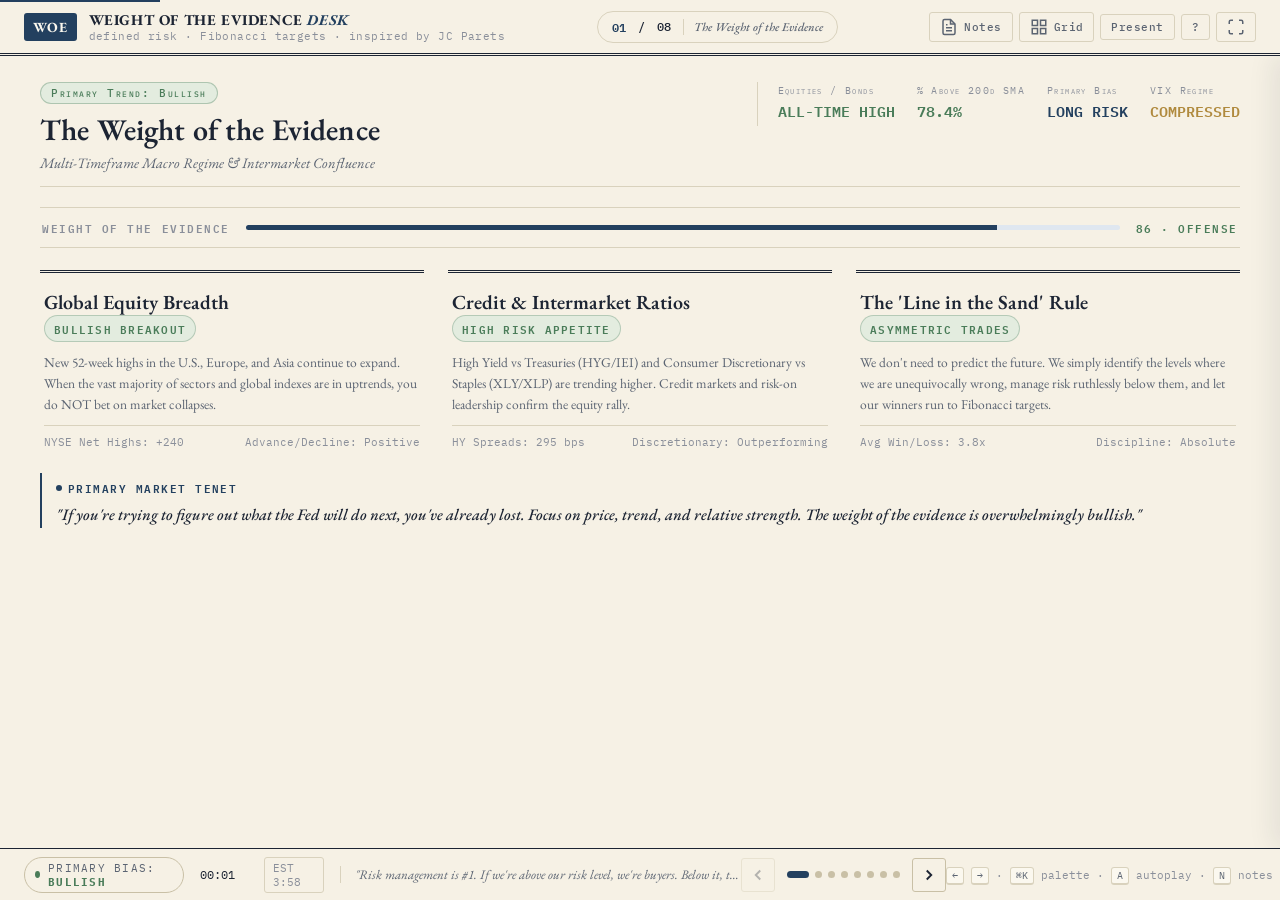
<file: index.html>
<!DOCTYPE html>
<html lang="en">
<head>
  <meta charset="UTF-8">
  <title>Weight of the Evidence — Charting Desk</title>
  <meta http-equiv="refresh" content="0; url=app/index.html">
  <link rel="canonical" href="app/index.html">
  <script>
    location.replace('app/index.html' + location.search + location.hash);
  </script>
</head>
<body>
  <p><a href="app/index.html">Open the charting desk</a></p>
</body>
</html>
</file>
<file: app/styles.css>
/* ==========================================================================
   Weight of the Evidence — Editorial Desk Theme (v2)
   Cream/ivory paper, near-black navy ink, hairline rules, serif display
   (EB Garamond) + tabular mono (IBM Plex Mono). Quiet annual-report feel.
   ========================================================================== */
:root {
  /* Paper & ink */
  --bg-page: #f6f1e5;
  --bg-panel: #fbf8ef;
  --bg-plot: #fbf8ef;
  --hairline: #d9d2bd;
  --hairline-strong: #c9c0a6;
  --ink: #1c2433;
  --ink-secondary: #5b6472;

  /* Muted accents */
  --navy: #23405f;
  --green: #4a7c59;
  --brick: #a8462f;
  --gold: #b08a3e;
  --plum: #7d5a78;
  --tint-blue: #dfe7f0;
  --tint-green: #e3ecdf;
  --tint-red: #f0e2dc;

  /* Legacy aliases used across components */
  --text-primary: var(--ink);
  --text-secondary: var(--ink-secondary);
  --text-muted: #8a8f9a;
  --color-green: var(--green);
  --color-green-light: var(--green);
  --color-red: var(--brick);
  --color-red-light: var(--brick);
  --color-gold: var(--gold);
  --color-green-glow: rgba(74, 124, 89, 0.14);

  --font-serif: 'EB Garamond', Georgia, 'Times New Roman', serif;
  --font-mono: 'IBM Plex Mono', 'SFMono-Regular', Consolas, monospace;
  --font-sans: var(--font-serif); /* legacy alias: body copy is serif now */

  --radius-sm: 3px;
  --radius-md: 5px;
  --radius-lg: 7px;
  --radius-xl: 10px;

  --shadow-float: 0 8px 24px rgba(28, 36, 51, 0.10);
  --transition-fast: 0.15s ease;
  --transition-normal: 0.28s cubic-bezier(0.16, 1, 0.3, 1);
}

* {
  margin: 0;
  padding: 0;
  box-sizing: border-box;
}

html {
  height: 100%;
  height: 100dvh;
}

body.deck-body {
  background-color: var(--bg-page);
  color: var(--ink);
  font-family: var(--font-serif);
  font-size: 16px;
  height: 100%;
  height: 100dvh;
  max-height: 100dvh;
  width: 100%;
  overflow: hidden;
  display: flex;
  flex-direction: column;
  user-select: none;
  -webkit-font-smoothing: antialiased;
  -webkit-tap-highlight-color: rgba(35, 64, 95, 0.12);
  overscroll-behavior: none;
}

/* Small-caps letterspaced label utility (screenshot's column labels) */
.quick-metric-label,
.trade-levels-title,
.evidence-title,
.jc-strategy-table th,
.confluence-label,
.confluence-score,
.trade-levels-title span,
.grid-slide-num {
  font-family: var(--font-mono);
  font-variant: small-caps;
  letter-spacing: 0.14em;
}

/* ==========================================================================
   Global Header — cream band with editorial double rule
   ========================================================================== */
.deck-header {
  height: 56px;
  background-color: var(--bg-page);
  border-bottom: 3px double var(--ink);
  display: flex;
  align-items: center;
  justify-content: space-between;
  padding: 0 24px;
  z-index: 50;
  flex-shrink: 0;
}

.header-left .brand-badge {
  display: flex;
  align-items: center;
  gap: 12px;
}

.brand-mark {
  font-family: var(--font-serif);
  font-weight: 700;
  font-size: 14px;
  letter-spacing: 0.06em;
  color: var(--bg-panel);
  background: var(--navy);
  padding: 7px 9px;
  border-radius: var(--radius-sm);
  line-height: 1;
}

.deck-progress {
  position: fixed;
  top: 0;
  left: 0;
  height: 2px;
  width: 12.5%;
  background: var(--navy);
  z-index: 80;
  transition: width 0.35s cubic-bezier(0.16, 1, 0.3, 1);
}

.brand-info {
  display: flex;
  flex-direction: column;
}

.brand-title {
  font-family: var(--font-serif);
  font-weight: 700;
  font-size: 15px;
  letter-spacing: 0.04em;
  color: var(--ink);
}

.brand-accent {
  color: var(--navy);
  font-style: italic;
}

.brand-subtitle {
  font-size: 11px;
  color: var(--text-muted);
  font-family: var(--font-mono);
  letter-spacing: 0.04em;
}

.header-center .slide-indicator-pill {
  display: flex;
  align-items: center;
  gap: 12px;
  background: transparent;
  padding: 5px 14px;
  border: 1px solid var(--hairline);
  border-radius: 999px;
  font-family: var(--font-mono);
  font-size: 12px;
  font-weight: 500;
  color: var(--ink);
}

#current-slide-num {
  color: var(--navy);
  font-weight: 600;
}

.slide-title-chip {
  font-family: var(--font-serif);
  font-style: italic;
  color: var(--ink-secondary);
  font-weight: 500;
  padding-left: 10px;
  border-left: 1px solid var(--hairline);
}

.header-right {
  display: flex;
  align-items: center;
  gap: 6px;
}

.nav-action-btn {
  display: flex;
  align-items: center;
  gap: 6px;
  background: transparent;
  border: 1px solid var(--hairline);
  color: var(--ink-secondary);
  padding: 5px 10px;
  border-radius: var(--radius-sm);
  font-family: var(--font-mono);
  font-size: 11px;
  font-weight: 500;
  letter-spacing: 0.04em;
  cursor: pointer;
  transition: all var(--transition-fast);
}

.nav-action-btn:hover {
  background: var(--bg-panel);
  color: var(--ink);
  border-color: var(--hairline-strong);
}

.nav-action-btn.active {
  background: var(--navy);
  color: var(--bg-panel);
  border-color: var(--navy);
}

/* ==========================================================================
   Presentation Viewport & Slide Container — subtle fade only
   ========================================================================== */
.presentation-wrapper {
  flex: 1;
  position: relative;
  overflow: hidden;
  display: flex;
}

.slides-viewport {
  flex: 1;
  height: 100%;
  position: relative;
  overflow: hidden;
}

.slide-card {
  position: absolute;
  top: 0;
  left: 0;
  width: 100%;
  height: 100%;
  padding: 26px 40px;
  display: flex;
  flex-direction: column;
  opacity: 0;
  pointer-events: none;
  transition: opacity 0.3s ease;
  overflow-y: auto;
}

.slide-card.active {
  opacity: 1;
  pointer-events: auto;
  z-index: 10;
}

.slide-card.prev-slide {
  /* no horizontal movement — fade only */
}

/* Slide Header Bar */
.slide-top-bar {
  display: flex;
  justify-content: space-between;
  align-items: flex-start;
  gap: 24px;
  margin-bottom: 6px;
  padding-bottom: 14px;
  border-bottom: 1px solid var(--hairline);
  flex-shrink: 0;
}

.slide-headline-group {
  display: flex;
  flex-direction: column;
  gap: 4px;
}

.slide-badge-row {
  display: flex;
  align-items: center;
  gap: 10px;
  margin-bottom: 2px;
}

.ticker-badge {
  font-family: var(--font-serif);
  font-size: 15px;
  font-weight: 700;
  background: transparent;
  color: var(--navy);
  padding: 1px 9px;
  border-radius: var(--radius-sm);
  border: 1px solid var(--navy);
  letter-spacing: 0.05em;
}

.setup-type-pill {
  font-family: var(--font-mono);
  font-variant: small-caps;
  font-size: 11px;
  font-weight: 500;
  letter-spacing: 0.14em;
  padding: 3px 10px;
  border-radius: 999px;
  background: transparent;
  border: 1px solid var(--hairline-strong);
  color: var(--ink-secondary);
}

.setup-type-pill.bullish {
  background: var(--tint-green);
  color: var(--green);
  border-color: rgba(74, 124, 89, 0.35);
}

.setup-type-pill.relative-strength {
  background: var(--tint-blue);
  color: var(--navy);
  border-color: rgba(35, 64, 95, 0.3);
}

.slide-main-title {
  font-family: var(--font-serif);
  font-size: 30px;
  font-weight: 600;
  letter-spacing: 0.005em;
  color: var(--ink);
}

.slide-subtitle-text {
  font-size: 14.5px;
  font-style: italic;
  color: var(--ink-secondary);
}

.slide-quick-metrics {
  display: flex;
  gap: 22px;
  background: transparent;
  border-left: 1px solid var(--hairline);
  border-radius: 0;
  padding: 2px 0 2px 20px;
}

.quick-metric-item {
  display: flex;
  flex-direction: column;
  gap: 2px;
}

.quick-metric-label {
  font-size: 10px;
  color: var(--text-muted);
}

.quick-metric-val {
  font-family: var(--font-mono);
  font-size: 14.5px;
  font-weight: 600;
  color: var(--ink);
  font-variant-numeric: tabular-nums;
}

.quick-metric-val.green { color: var(--green); }
.quick-metric-val.red { color: var(--brick); }
.quick-metric-val.gold { color: var(--gold); }
.quick-metric-val.blue { color: var(--navy); }

/* Slide Layout Grids */
.slide-content-grid {
  display: grid;
  grid-template-columns: 1fr 340px;
  /* Cap the row at the available height — a tall sidebar must not stretch
     the chart row past the footer (chart bottom was clipped). */
  grid-template-rows: minmax(0, 1fr);
  gap: 28px;
  flex: 1;
  min-height: 0;
  padding-top: 14px;
}

.slide-content-grid.single-col {
  grid-template-columns: 1fr;
}

/* ==========================================================================
   Interactive Chart Engine — quiet panel, hairline frame
   ========================================================================== */
.chart-container-card {
  background: var(--bg-panel);
  border: 1px solid var(--hairline);
  border-radius: var(--radius-md);
  padding: 12px 16px 14px;
  display: flex;
  flex-direction: column;
  position: relative;
  overflow: hidden;
}

.chart-toolbar {
  display: flex;
  justify-content: space-between;
  align-items: center;
  gap: 10px;
  flex-wrap: wrap;
  row-gap: 6px;
  margin-bottom: 8px;
  padding-bottom: 8px;
  border-bottom: 1px solid var(--hairline);
  flex-shrink: 0;
}

.chart-left-controls {
  display: flex;
  align-items: center;
  gap: 0;
}

.chart-left-controls > * + * {
  margin-left: 10px;
  padding-left: 10px;
  border-left: 1px solid var(--hairline);
}

.timeframe-group, .chart-toggle-group, .draw-tools-group {
  display: flex;
  align-items: center;
  background: transparent;
  border: none;
  padding: 0;
  border-radius: 0;
}

.chart-pill-btn {
  background: transparent;
  border: none;
  color: var(--text-muted);
  font-family: var(--font-mono);
  font-variant: small-caps;
  letter-spacing: 0.12em;
  font-size: 11px;
  font-weight: 500;
  padding: 3px 8px;
  border-radius: var(--radius-sm);
  cursor: pointer;
  transition: all var(--transition-fast);
}

.chart-pill-btn:hover {
  color: var(--ink);
}

.chart-pill-btn.active {
  background: var(--navy);
  color: var(--bg-panel);
  box-shadow: none;
}

.chart-pill-btn.hidden {
  display: none;
}

.chart-indicators-bar {
  display: flex;
  align-items: center;
  gap: 2px;
}

.indicator-toggle {
  display: flex;
  align-items: center;
  gap: 5px;
  font-size: 10.5px;
  font-family: var(--font-mono);
  font-variant: small-caps;
  letter-spacing: 0.08em;
  color: var(--text-muted);
  background: transparent;
  border: 1px solid transparent;
  padding: 3px 7px;
  border-radius: var(--radius-sm);
  cursor: pointer;
  transition: all var(--transition-fast);
}

.indicator-toggle:hover {
  color: var(--ink);
  border-color: var(--hairline);
}

.indicator-toggle.active {
  color: var(--ink);
  border-color: currentColor;
}

.indicator-toggle.sma-200.active { color: var(--gold); background: rgba(176, 138, 62, 0.08); }
.indicator-toggle.sma-50.active { color: var(--navy); background: var(--tint-blue); }
.indicator-toggle.fib.active { color: var(--green); background: var(--tint-green); }

.indicator-toggle.vol.active { color: var(--ink-secondary); background: rgba(91, 100, 114, 0.08); }
.indicator-toggle.rr.active { color: var(--brick); background: var(--tint-red); }

.indicator-toggle:disabled,
.indicator-toggle.force-off {
  opacity: 0.35;
  cursor: not-allowed;
}

.indicator-dot {
  width: 6px;
  height: 6px;
  border-radius: 50%;
  background: currentColor;
}

/* Canvas Area */
.chart-viewport-box {
  flex: 1;
  position: relative;
  width: 100%;
  min-height: 280px;
  background: var(--bg-plot);
  border: 1px solid var(--hairline);
  border-radius: var(--radius-sm);
}

canvas.chart-canvas {
  width: 100%;
  height: 100%;
  display: block;
  touch-action: none;
}

.chart-crosshair-tooltip {
  position: absolute;
  display: none;
  pointer-events: none;
  background: var(--bg-panel);
  border: 1px solid var(--hairline-strong);
  border-radius: var(--radius-sm);
  padding: 9px 13px;
  font-family: var(--font-mono);
  font-size: 11px;
  color: var(--ink);
  z-index: 30;
  box-shadow: var(--shadow-float);
}

.chart-crosshair-tooltip .tt-date {
  font-family: var(--font-serif);
  font-size: 13px;
  font-weight: 700;
  color: var(--ink);
  margin-bottom: 6px;
  padding-bottom: 4px;
  border-bottom: 1px solid var(--hairline);
}

.chart-crosshair-tooltip .tt-ohlc {
  display: grid;
  grid-template-columns: 1fr 1fr;
  gap: 2px 10px;
  margin-bottom: 6px;
  color: var(--ink-secondary);
  font-variant-numeric: tabular-nums;
}

.chart-crosshair-tooltip .tt-row { color: var(--ink-secondary); font-variant-numeric: tabular-nums; }
.chart-crosshair-tooltip .tt-row.up { color: var(--green); }
.chart-crosshair-tooltip .tt-row.dn { color: var(--brick); }
.chart-crosshair-tooltip .tt-row.sma50 { color: var(--navy); }
.chart-crosshair-tooltip .tt-row.sma200 { color: var(--gold); }

.chart-crosshair-tooltip .tt-flag {
  margin-top: 6px;
  padding-top: 5px;
  border-top: 1px solid var(--hairline);
  font-weight: 600;
  font-size: 10px;
  font-variant: small-caps;
  letter-spacing: 0.1em;
}
.chart-crosshair-tooltip .tt-flag.ok { color: var(--green); }
.chart-crosshair-tooltip .tt-flag.bad { color: var(--brick); }

/* ==========================================================================
   Side strategy sidebar (playbook & trade specs)
   ========================================================================== */
.strategy-sidebar-card {
  display: flex;
  flex-direction: column;
  gap: 16px;
  padding-top: 2px;
  /* Scroll internally when taller than the grid row instead of stretching
     the row (which pushed the chart canvas past the footer). */
  min-height: 0;
  overflow-y: auto;
  scrollbar-width: thin;
  scrollbar-color: var(--hairline-strong) transparent;
}

.jc-rule-box {
  background: transparent;
  border: none;
  border-left: 2px solid var(--navy);
  border-radius: 0;
  padding: 2px 0 2px 14px;
  position: relative;
}

.jc-rule-badge {
  display: inline-flex;
  align-items: center;
  gap: 6px;
  font-family: var(--font-mono);
  font-variant: small-caps;
  font-size: 10.5px;
  font-weight: 600;
  color: var(--navy);
  margin-bottom: 6px;
  letter-spacing: 0.14em;
}

.jc-rule-badge::before {
  content: '';
  display: inline-block;
  width: 6px;
  height: 6px;
  border-radius: 50%;
  background: var(--navy);
}

.jc-rule-quote {
  font-family: var(--font-serif);
  font-size: 16px;
  font-weight: 500;
  font-style: italic;
  line-height: 1.45;
  color: var(--ink);
}

.trade-levels-card {
  background: transparent;
  border: none;
  border-top: 1px solid var(--hairline);
  border-radius: 0;
  padding: 12px 0 0;
  display: flex;
  flex-direction: column;
  gap: 8px;
}

.trade-levels-title {
  font-size: 11px;
  font-weight: 600;
  color: var(--ink-secondary);
  display: flex;
  align-items: center;
  justify-content: space-between;
}

.level-row {
  display: flex;
  justify-content: space-between;
  align-items: center;
  padding: 7px 10px;
  border-radius: var(--radius-sm);
  background: transparent;
  border-left: 2px solid var(--hairline);
  font-family: var(--font-mono);
  font-size: 12px;
}

.level-row.risk {
  background: var(--tint-red);
  border-left-color: var(--brick);
}

.level-row.target {
  background: var(--tint-green);
  border-left-color: var(--green);
}

.level-row.pivot {
  background: var(--tint-blue);
  border-left-color: var(--navy);
}

.level-label {
  color: var(--ink-secondary);
  font-size: 11px;
}

.level-val {
  font-weight: 600;
  font-size: 13px;
  font-variant-numeric: tabular-nums;
  color: var(--ink);
}

.level-row.risk .level-val { color: var(--brick); }
.level-row.target .level-val { color: var(--green); }
.level-row.pivot .level-val { color: var(--navy); }
.level-row.rr {
  background: transparent;
  border-left-color: var(--gold);
}
.level-row.rr .level-val { color: var(--gold); }

.evidence-bullet-points {
  background: transparent;
  border: none;
  border-top: 1px solid var(--hairline);
  border-radius: 0;
  padding: 12px 0 0;
}

.evidence-title {
  font-size: 11px;
  font-weight: 600;
  color: var(--ink-secondary);
  margin-bottom: 10px;
}

.evidence-list {
  list-style: none;
  display: flex;
  flex-direction: column;
  gap: 8px;
}

.evidence-list li {
  font-size: 13px;
  line-height: 1.5;
  color: var(--ink-secondary);
  position: relative;
  padding-left: 16px;
}

.evidence-list li::before {
  content: '—';
  position: absolute;
  left: 0;
  top: 0;
  color: var(--hairline-strong);
  font-weight: bold;
}

.evidence-list li strong {
  color: var(--ink);
  font-weight: 600;
}

/* ==========================================================================
   Slide 1: Macro Weight of Evidence
   ========================================================================== */
.macro-dashboard-grid {
  display: grid;
  grid-template-columns: repeat(3, 1fr);
  gap: 24px;
  margin-top: 18px;
}

.macro-pillar-card {
  background: transparent;
  border: none;
  border-top: 3px double var(--ink);
  border-radius: 0;
  padding: 16px 4px 4px;
  display: flex;
  flex-direction: column;
  gap: 10px;
  transition: none;
}

.macro-pillar-card:hover {
  transform: none;
}

.pillar-header {
  display: flex;
  align-items: center;
  gap: 10px;
}

.pillar-icon {
  display: none; /* editorial theme: no emoji chips */
}

.pillar-title {
  font-family: var(--font-serif);
  font-size: 20px;
  font-weight: 600;
  color: var(--ink);
}

.pillar-status {
  font-family: var(--font-mono);
  font-variant: small-caps;
  font-size: 10.5px;
  font-weight: 600;
  letter-spacing: 0.12em;
  padding: 3px 9px;
  border-radius: 999px;
  display: inline-block;
  width: fit-content;
}

.pillar-status.bullish {
  background: var(--tint-green);
  color: var(--green);
  border: 1px solid rgba(74, 124, 89, 0.3);
}

.pillar-desc {
  font-size: 13.5px;
  color: var(--ink-secondary);
  line-height: 1.55;
}

.pillar-metrics-mini {
  margin-top: auto;
  border-top: 1px solid var(--hairline);
  padding-top: 9px;
  display: flex;
  justify-content: space-between;
  font-family: var(--font-mono);
  font-size: 11px;
  color: var(--text-muted);
  font-variant-numeric: tabular-nums;
}

.confluence-strip {
  display: grid;
  grid-template-columns: auto 1fr auto;
  gap: 16px;
  align-items: center;
  background: transparent;
  border: none;
  border-top: 1px solid var(--hairline);
  border-bottom: 1px solid var(--hairline);
  border-radius: 0;
  padding: 10px 2px;
  margin: 14px 0 4px;
}

.confluence-label, .confluence-score {
  font-size: 11px;
  font-weight: 600;
}

.confluence-label { color: var(--text-muted); }
.confluence-score { color: var(--green); }

.confluence-track {
  height: 5px;
  background: var(--tint-blue);
  border-radius: 999px;
  overflow: hidden;
}

.confluence-fill {
  height: 100%;
  background: var(--navy);
}

/* ==========================================================================
   Slide 8: Execution Matrix Table (the screenshot's signature element)
   ========================================================================== */
.table-slide-wrapper {
  background: transparent;
  border: none;
  border-radius: 0;
  padding: 10px 0 0;
  overflow-x: auto;
  flex: 1;
}

.jc-strategy-table {
  width: 100%;
  /* Keep columns readable when the wrapper narrows (e.g. notes drawer open);
     the wrapper's overflow-x: auto takes over below this width. */
  min-width: 1180px;
  border-collapse: collapse;
  font-size: 13px;
  text-align: left;
}

.jc-strategy-table th {
  font-size: 10.5px;
  font-weight: 600;
  color: var(--ink-secondary);
  padding: 10px 12px;
  border-top: 2px solid var(--ink);
  border-bottom: 1px solid var(--ink);
  background: transparent;
  white-space: nowrap;
}

.jc-strategy-table td {
  padding: 12px;
  border-bottom: 1px solid var(--hairline);
  color: var(--ink-secondary);
  font-family: var(--font-serif);
  font-size: 13.5px;
}

.jc-strategy-table td strong {
  color: var(--ink);
  font-weight: 600;
}

.jc-strategy-table tr:hover td {
  background: rgba(35, 64, 95, 0.03);
}

.table-ticker-cell {
  font-family: var(--font-serif);
  font-weight: 700;
  font-size: 15px;
  color: var(--navy);
  letter-spacing: 0.02em;
}

.table-risk-cell,
.table-target-cell,
.table-rr-cell {
  font-family: var(--font-mono);
  font-weight: 500;
  font-size: 12px;
  font-variant-numeric: tabular-nums;
  white-space: nowrap;
}

.table-risk-cell { color: var(--brick); }
.table-target-cell { color: var(--green); }
.table-rr-cell { color: var(--ink); font-weight: 600; }

.matrix-jump { cursor: pointer; }
.matrix-jump:hover td { background: rgba(35, 64, 95, 0.03); }

/* Verdict chips — screenshot's filled navy CORE chip + outlined alternate */
.verdict-chip {
  display: inline-block;
  font-family: var(--font-mono);
  font-variant: small-caps;
  font-size: 10.5px;
  font-weight: 600;
  letter-spacing: 0.14em;
  padding: 3px 10px;
  border-radius: 999px;
  white-space: nowrap;
}

.verdict-chip.core {
  background: var(--navy);
  color: var(--bg-panel);
  border: 1px solid var(--navy);
}

.verdict-chip.alt {
  background: transparent;
  color: var(--navy);
  border: 1px solid rgba(35, 64, 95, 0.45);
}

/* ==========================================================================
   Presenter Notes Panel
   ========================================================================== */
.presenter-notes-panel {
  position: absolute;
  top: 0;
  right: 0;
  width: 380px;
  height: 100%;
  background: var(--bg-panel);
  border-left: 3px double var(--ink);
  z-index: 40;
  transform: translateX(100%);
  transition: transform var(--transition-normal);
  display: flex;
  flex-direction: column;
  box-shadow: -8px 0 24px rgba(28, 36, 51, 0.08);
}

.presenter-notes-panel.open {
  transform: translateX(0);
}

/* When the notes drawer opens, the slide area yields the drawer's width so
   content reflows into the remaining space instead of sliding under the
   panel (wide tables then scroll horizontally inside their wrapper). */
.presentation-wrapper:has(.presenter-notes-panel.open) .slides-viewport {
  margin-right: 380px;
}
body.presenter-mode .presentation-wrapper:has(.presenter-notes-panel.open) .slides-viewport {
  margin-right: 320px;
}
.slides-viewport {
  transition: margin-right var(--transition-normal);
}

.notes-header {
  padding: 16px 20px;
  border-bottom: 1px solid var(--hairline);
  display: flex;
  justify-content: space-between;
  align-items: center;
}

.notes-title-group {
  display: flex;
  align-items: center;
  gap: 12px;
}

.notes-avatar {
  background: var(--navy);
  color: var(--bg-panel);
  font-family: var(--font-serif);
  font-weight: 700;
  font-size: 14px;
  width: 34px;
  height: 34px;
  border-radius: 50%;
  display: flex;
  align-items: center;
  justify-content: center;
}

.notes-header h4 {
  font-family: var(--font-serif);
  font-size: 16px;
  font-weight: 700;
  color: var(--ink);
}

.notes-header p {
  font-size: 11px;
  font-family: var(--font-mono);
  color: var(--text-muted);
}

.notes-close-btn {
  background: transparent;
  border: none;
  color: var(--text-muted);
  font-size: 24px;
  cursor: pointer;
  line-height: 1;
}

.notes-close-btn:hover {
  color: var(--ink);
}

.notes-body {
  padding: 20px;
  overflow-y: auto;
  flex: 1;
  display: flex;
  flex-direction: column;
  gap: 16px;
  font-size: 14px;
  line-height: 1.65;
  color: var(--ink-secondary);
}

.notes-body h5 {
  font-family: var(--font-mono);
  font-variant: small-caps;
  font-size: 12px;
  font-weight: 600;
  color: var(--navy);
  letter-spacing: 0.14em;
  margin-top: 6px;
}

.notes-body strong { color: var(--ink); }

.notes-body ul, .notes-body ol {
  padding-left: 20px;
  display: flex;
  flex-direction: column;
  gap: 8px;
}

.notes-body blockquote {
  border-left: 2px solid var(--gold);
  padding-left: 12px;
  margin: 6px 0;
  font-style: italic;
  color: var(--ink);
}

/* ==========================================================================
   Footer Controls Bar — quiet cream band
   ========================================================================== */
.deck-footer {
  height: 52px;
  background-color: var(--bg-page);
  border-top: 1px solid var(--ink);
  display: flex;
  align-items: center;
  justify-content: space-between;
  padding: 0 24px;
  z-index: 50;
  flex-shrink: 0;
}

.footer-left {
  display: flex;
  align-items: center;
  gap: 16px;
}

.macro-badge {
  display: flex;
  align-items: center;
  gap: 8px;
  font-size: 10.5px;
  font-family: var(--font-mono);
  font-variant: small-caps;
  letter-spacing: 0.12em;
  color: var(--ink-secondary);
  background: transparent;
  padding: 3px 10px;
  border-radius: 999px;
  border: 1px solid var(--hairline-strong);
}

.macro-badge strong { color: var(--green); }

.status-dot {
  width: 7px;
  height: 7px;
  border-radius: 50%;
}

.status-dot.green {
  background: var(--green);
  box-shadow: none;
}

.session-clock {
  font-family: var(--font-mono);
  font-size: 12px;
  color: var(--ink);
  min-width: 48px;
  font-variant-numeric: tabular-nums;
}

.deck-eta {
  font-family: var(--font-mono);
  font-size: 11px;
  color: var(--text-muted);
  background: transparent;
  border: 1px solid var(--hairline);
  border-radius: var(--radius-sm);
  padding: 3px 8px;
  font-variant-numeric: tabular-nums;
}

.jc-quote-banner {
  font-family: var(--font-serif);
  font-size: 13px;
  color: var(--ink-secondary);
  font-style: italic;
  max-width: 480px;
  white-space: nowrap;
  overflow: hidden;
  text-overflow: ellipsis;
  padding-left: 14px;
  border-left: 1px solid var(--hairline);
}

.footer-nav-controls {
  display: flex;
  align-items: center;
  gap: 12px;
}

.deck-nav-btn {
  background: transparent;
  border: 1px solid var(--hairline-strong);
  color: var(--ink);
  width: 34px;
  height: 34px;
  border-radius: var(--radius-sm);
  display: flex;
  align-items: center;
  justify-content: center;
  cursor: pointer;
  transition: all var(--transition-fast);
}

.deck-nav-btn:hover {
  background: var(--bg-panel);
  border-color: var(--ink);
}

.deck-nav-btn:disabled {
  opacity: 0.3;
  cursor: not-allowed;
}

.slide-dots {
  display: flex;
  align-items: center;
  gap: 6px;
}

.dot-btn {
  width: 7px;
  height: 7px;
  border-radius: 50%;
  background: var(--hairline-strong);
  border: none;
  cursor: pointer;
  transition: all var(--transition-fast);
}

.dot-btn:hover {
  background: var(--ink-secondary);
}

.dot-btn.active {
  width: 22px;
  border-radius: 999px;
  background: var(--navy);
  box-shadow: none;
}

.footer-shortcuts-hint {
  font-size: 10.5px;
  font-family: var(--font-mono);
  color: var(--text-muted);
  white-space: nowrap;
  flex-shrink: 0;
}

kbd {
  background: var(--bg-panel);
  border: 1px solid var(--hairline);
  border-bottom-width: 2px;
  border-radius: 3px;
  padding: 1px 5px;
  font-size: 10px;
  font-family: var(--font-mono);
  color: var(--ink-secondary);
}

/* ==========================================================================
   Slide Overview Grid Modal
   ========================================================================== */
.grid-modal {
  position: fixed;
  top: 0;
  left: 0;
  width: 100vw;
  height: 100vh;
  z-index: 100;
  display: flex;
  align-items: center;
  justify-content: center;
  opacity: 0;
  pointer-events: none;
  transition: opacity 0.25s ease;
}

.grid-modal.open {
  opacity: 1;
  pointer-events: auto;
}

.grid-modal-backdrop {
  position: absolute;
  top: 0;
  left: 0;
  width: 100%;
  height: 100%;
  background: rgba(28, 36, 51, 0.45);
}

.grid-modal-content {
  position: relative;
  background: var(--bg-page);
  border: 1px solid var(--ink);
  border-radius: var(--radius-md);
  width: 90%;
  max-width: 1100px;
  max-height: 85vh;
  display: flex;
  flex-direction: column;
  padding: 24px;
  box-shadow: var(--shadow-float);
  z-index: 10;
}

.grid-modal-header {
  display: flex;
  justify-content: space-between;
  align-items: center;
  margin-bottom: 16px;
  padding-bottom: 10px;
  border-bottom: 3px double var(--ink);
}

.grid-modal-header h3 {
  font-family: var(--font-serif);
  font-size: 22px;
  font-weight: 700;
  color: var(--ink);
}

.grid-close-btn {
  background: transparent;
  border: none;
  color: var(--text-muted);
  font-size: 26px;
  cursor: pointer;
}

.grid-close-btn:hover { color: var(--ink); }

.grid-cards-container {
  display: grid;
  grid-template-columns: repeat(auto-fill, minmax(280px, 1fr));
  gap: 14px;
  overflow-y: auto;
  padding: 4px;
}

.grid-slide-card {
  background: var(--bg-panel);
  border: 1px solid var(--hairline);
  border-radius: var(--radius-sm);
  padding: 14px 16px;
  cursor: pointer;
  transition: border-color var(--transition-fast), background var(--transition-fast);
  display: flex;
  flex-direction: column;
  gap: 6px;
}

.grid-slide-card:hover {
  background: var(--bg-panel);
  border-color: var(--ink);
  transform: none;
}

.grid-slide-card.active {
  border-color: var(--navy);
  box-shadow: none;
}

.grid-slide-num {
  font-size: 10.5px;
  color: var(--gold);
  font-weight: 600;
}

.grid-slide-title {
  font-family: var(--font-serif);
  font-size: 16px;
  font-weight: 700;
  color: var(--ink);
}

.grid-slide-subtitle {
  font-size: 12px;
  font-style: italic;
  color: var(--ink-secondary);
}

.grid-thumb {
  width: 100%;
  height: 52px;
  background: var(--bg-plot);
  border: 1px solid var(--hairline);
  border-radius: var(--radius-sm);
}

/* ==========================================================================
   Help Modal
   ========================================================================== */
.help-modal {
  position: fixed;
  inset: 0;
  z-index: 120;
  display: flex;
  align-items: center;
  justify-content: center;
  opacity: 0;
  pointer-events: none;
  transition: opacity 0.2s ease;
}
.help-modal.open { opacity: 1; pointer-events: auto; }
.help-backdrop {
  position: absolute;
  inset: 0;
  background: rgba(28, 36, 51, 0.45);
}
.help-card {
  position: relative;
  background: var(--bg-page);
  border: 1px solid var(--ink);
  border-radius: var(--radius-md);
  padding: 24px 28px;
  min-width: 340px;
  z-index: 1;
  box-shadow: var(--shadow-float);
}
.help-card h3 {
  font-family: var(--font-serif);
  font-size: 20px;
  font-weight: 700;
  color: var(--ink);
  margin-bottom: 12px;
  padding-bottom: 8px;
  border-bottom: 3px double var(--ink);
}
.help-card li {
  list-style: none;
  color: var(--ink-secondary);
  font-size: 13px;
  margin: 8px 0;
}
.help-foot {
  margin-top: 14px;
  font-size: 12px;
  font-style: italic;
  color: var(--text-muted);
}

/* ==========================================================================
   Command Palette (Ctrl/Cmd+K) — cream card
   ========================================================================== */
.cmd-palette {
  position: fixed;
  inset: 0;
  z-index: 130;
  display: flex;
  align-items: flex-start;
  justify-content: center;
  padding-top: 14vh;
  opacity: 0;
  pointer-events: none;
  transition: opacity 0.18s ease;
}

.cmd-palette.open {
  opacity: 1;
  pointer-events: auto;
}

.cmd-backdrop {
  position: absolute;
  inset: 0;
  background: rgba(28, 36, 51, 0.45);
}

.cmd-card {
  position: relative;
  z-index: 1;
  width: 92%;
  max-width: 560px;
  background: var(--bg-page);
  border: 1px solid var(--ink);
  border-radius: var(--radius-md);
  box-shadow: var(--shadow-float);
  overflow: hidden;
}

.cmd-input {
  width: 100%;
  background: var(--bg-panel);
  border: none;
  border-bottom: 1px solid var(--hairline);
  outline: none;
  color: var(--ink);
  font-family: var(--font-mono);
  font-size: 14px;
  padding: 14px 16px;
}

.cmd-input::placeholder {
  color: var(--text-muted);
}

.cmd-results {
  max-height: 320px;
  overflow-y: auto;
  padding: 6px;
}

.cmd-item {
  display: flex;
  align-items: center;
  justify-content: space-between;
  gap: 12px;
  width: 100%;
  background: transparent;
  border: none;
  border-radius: var(--radius-sm);
  padding: 9px 12px;
  cursor: pointer;
  text-align: left;
}

.cmd-item.active,
.cmd-item:hover {
  background: var(--tint-blue);
}

.cmd-item-label {
  font-family: var(--font-serif);
  font-size: 14.5px;
  font-weight: 600;
  color: var(--ink);
}

.cmd-item.active .cmd-item-label {
  color: var(--navy);
}

.cmd-item-hint {
  font-family: var(--font-mono);
  font-size: 10.5px;
  color: var(--text-muted);
  white-space: nowrap;
}

.cmd-empty {
  padding: 18px;
  text-align: center;
  color: var(--text-muted);
  font-size: 12px;
  font-family: var(--font-mono);
}

.cmd-foot {
  padding: 8px 14px;
  border-top: 1px solid var(--hairline);
  font-family: var(--font-mono);
  font-size: 10.5px;
  color: var(--text-muted);
}

/* ==========================================================================
   Symbol switcher strip — cream/hairline chips, serif ticker, mono %chg
   ========================================================================== */
.symbol-strip {
  display: flex;
  align-items: center;
  gap: 6px;
  overflow-x: auto;
  padding-bottom: 9px;
  margin-bottom: 2px;
  scrollbar-width: thin;
  scrollbar-color: var(--hairline-strong) transparent;
  flex-shrink: 0;
  /* Fade the right edge so clipped chips read as "more to scroll" —
     the mask reveals the cream card beneath, no layout shift. */
  -webkit-mask-image: linear-gradient(to right, #000 0, #000 calc(100% - 34px), rgba(0, 0, 0, 0) 100%);
  mask-image: linear-gradient(to right, #000 0, #000 calc(100% - 34px), rgba(0, 0, 0, 0) 100%);
}

.symbol-chip {
  display: flex;
  align-items: center;
  gap: 7px;
  background: transparent;
  border: 1px solid var(--hairline);
  border-radius: var(--radius-sm);
  padding: 4px 9px;
  cursor: pointer;
  font-family: var(--font-mono);
  flex-shrink: 0;
  transition: all var(--transition-fast);
}

.symbol-chip:hover {
  border-color: var(--hairline-strong);
  background: var(--bg-page);
}

.symbol-chip.active {
  border-color: var(--navy);
  background: var(--tint-blue);
}

.chip-ticker {
  font-family: var(--font-serif);
  font-size: 13px;
  font-weight: 700;
  color: var(--ink);
  letter-spacing: 0.03em;
}

.chip-spark {
  display: block;
  opacity: 0.85;
}

.chip-chg {
  font-size: 10px;
  font-weight: 500;
  color: var(--text-muted);
  min-width: 44px;
  text-align: right;
  font-variant-numeric: tabular-nums;
}

.chip-chg.up { color: var(--green); }
.chip-chg.dn { color: var(--brick); }

/* ==========================================================================
   Chart drawing tools — quiet inline group
   ========================================================================== */
.tool-btn {
  display: flex;
  align-items: center;
  gap: 5px;
  background: transparent;
  border: none;
  color: var(--text-muted);
  font-family: var(--font-mono);
  font-variant: small-caps;
  letter-spacing: 0.1em;
  font-size: 10.5px;
  font-weight: 500;
  padding: 3px 7px;
  border-radius: var(--radius-sm);
  cursor: pointer;
  transition: all var(--transition-fast);
}

.tool-btn:hover {
  color: var(--ink);
}

.tool-btn.active {
  background: rgba(176, 138, 62, 0.12);
  color: var(--gold);
}

/* ==========================================================================
   Autoplay countdown ring
   ========================================================================== */
.deck-nav-btn.next {
  position: relative;
}

.autoplay-ring {
  position: absolute;
  inset: -3px;
  width: calc(100% + 6px);
  height: calc(100% + 6px);
  transform: rotate(-90deg);
  pointer-events: none;
}

.autoplay-ring circle {
  fill: none;
  stroke-width: 2;
}

.autoplay-ring-bg {
  stroke: var(--hairline);
  opacity: 0;
  transition: opacity var(--transition-fast);
}

.autoplay-ring-fg {
  stroke: var(--gold);
  stroke-linecap: round;
  opacity: 0;
  transition: opacity var(--transition-fast);
}

.deck-nav-btn.autoplaying .autoplay-ring-bg,
.deck-nav-btn.autoplaying .autoplay-ring-fg {
  opacity: 1;
}

.deck-nav-btn.autoplaying {
  border-color: var(--gold);
}

/* ==========================================================================
   Slide error fallback + presenter chrome
   ========================================================================== */
.slide-error-card {
  display: flex;
  flex-direction: column;
  gap: 10px;
  padding: 60px 20px;
  align-items: flex-start;
}

body.presenter-mode .deck-header,
body.presenter-mode .deck-footer,
body.presenter-mode .footer-shortcuts-hint {
  opacity: 0.18;
}
body.presenter-mode .presenter-notes-panel { width: 320px; }

/* ==========================================================================
   Responsive / print / reduced motion
   ========================================================================== */
@media (max-width: 1100px) {
  .slide-content-grid {
    grid-template-columns: 1fr;
    grid-template-rows: auto;
    overflow: visible;
    gap: 18px;
  }
  .chart-container-card {
    min-height: 340px;
  }
  .chart-viewport-box {
    min-height: 260px;
    height: min(46vh, 420px);
    flex: 0 0 auto;
  }
  .strategy-sidebar-card {
    display: flex;
    overflow-y: visible;
  }
  .macro-dashboard-grid {
    grid-template-columns: 1fr 1fr;
  }
  .confluence-strip {
    grid-template-columns: 1fr;
    gap: 8px;
  }
  .footer-shortcuts-hint, .jc-quote-banner { display: none; }
}

@media (max-width: 820px) {
  .deck-header {
    height: auto;
    min-height: 48px;
    padding: 8px max(10px, env(safe-area-inset-right)) 8px max(10px, env(safe-area-inset-left));
    padding-top: max(8px, env(safe-area-inset-top));
    gap: 8px;
    flex-wrap: wrap;
  }
  .brand-subtitle,
  .slide-title-chip,
  .nav-action-btn span,
  #btn-presenter {
    display: none;
  }
  .header-center {
    order: 3;
    width: 100%;
  }
  .header-center .slide-indicator-pill {
    width: 100%;
    justify-content: center;
    padding: 4px 10px;
  }
  .nav-action-btn {
    min-width: 40px;
    min-height: 40px;
    justify-content: center;
    padding: 8px;
  }

  .deck-footer {
    height: auto;
    min-height: 56px;
    padding: 8px max(10px, env(safe-area-inset-right)) max(8px, env(safe-area-inset-bottom)) max(10px, env(safe-area-inset-left));
    gap: 8px;
  }
  .footer-left .session-clock,
  .footer-left .deck-eta {
    display: none;
  }
  .macro-badge span:not(.status-dot) {
    font-size: 10px;
  }
  .footer-nav-controls {
    margin-left: auto;
  }
  .deck-nav-btn {
    width: 44px;
    height: 44px;
  }
  .dot-btn {
    width: 10px;
    height: 10px;
  }
  .dot-btn.active { width: 22px; }

  .slide-card {
    padding: 14px max(14px, env(safe-area-inset-right)) 18px max(14px, env(safe-area-inset-left));
    -webkit-overflow-scrolling: touch;
  }
  .slide-top-bar {
    flex-direction: column;
    align-items: stretch;
    gap: 10px;
  }
  .slide-quick-metrics {
    border-left: none;
    border-top: 1px solid var(--hairline);
    padding: 10px 0 0;
    gap: 14px;
    flex-wrap: wrap;
  }
  .slide-main-title { font-size: 22px; }
  .slide-subtitle-text { font-size: 13.5px; }

  .macro-dashboard-grid {
    grid-template-columns: 1fr;
    gap: 14px;
  }

  .chart-viewport-box {
    min-height: 220px;
    height: min(42vh, 340px);
  }
  .chart-toolbar {
    gap: 6px;
  }
  .chart-left-controls {
    flex-wrap: wrap;
    row-gap: 6px;
  }
  .chart-left-controls > * + * {
    margin-left: 0;
    padding-left: 0;
    border-left: none;
  }
  .tool-btn,
  .chart-pill-btn,
  .indicator-toggle {
    min-height: 36px;
    padding: 6px 10px;
  }
  .symbol-chip {
    min-height: 40px;
    padding: 6px 10px;
  }

  .presenter-notes-panel {
    top: auto;
    bottom: 0;
    left: 0;
    right: 0;
    width: 100%;
    height: min(72dvh, 560px);
    transform: translateY(100%);
    border-left: none;
    border-top: 3px double var(--ink);
    border-radius: 12px 12px 0 0;
  }
  .presenter-notes-panel.open { transform: translateY(0); }
  .presentation-wrapper:has(.presenter-notes-panel.open) .slides-viewport,
  body.presenter-mode .presentation-wrapper:has(.presenter-notes-panel.open) .slides-viewport {
    margin-right: 0;
  }

  .grid-modal-content {
    width: 100%;
    max-width: none;
    max-height: 100dvh;
    height: 100%;
    border-radius: 0;
    padding: max(16px, env(safe-area-inset-top)) 14px max(16px, env(safe-area-inset-bottom));
  }
  .grid-cards-container {
    grid-template-columns: 1fr;
  }

  .help-card,
  .cmd-card {
    width: calc(100% - 20px);
    max-width: none;
    margin: env(safe-area-inset-top) 10px env(safe-area-inset-bottom);
  }
  .cmd-input { font-size: 16px; }

  .jc-strategy-table { min-width: 920px; }
  .table-slide-wrapper {
    margin: 0 -4px;
    padding-bottom: 8px;
  }
}

@media (max-width: 480px) {
  .brand-title { font-size: 12px; }
  .brand-mark { font-size: 12px; padding: 6px 7px; }
  .slide-main-title { font-size: 20px; }
  .chart-viewport-box {
    min-height: 200px;
    height: min(38vh, 280px);
  }
  .header-right { gap: 4px; }
  .nav-action-btn { min-width: 38px; min-height: 38px; padding: 6px; }
}

@media print {
  .deck-header, .deck-footer, .presenter-notes-panel, .grid-modal, .help-modal, .deck-progress {
    display: none !important;
  }
  .slide-card {
    position: relative;
    opacity: 1 !important;
    transform: none !important;
    page-break-after: always;
    height: auto;
    pointer-events: auto;
  }
}

@media (prefers-reduced-motion: reduce) {
  .slide-card,
  .deck-progress,
  .grid-modal,
  .help-modal,
  .cmd-palette,
  .presenter-notes-panel {
    transition: none !important;
  }
  .slide-card {
    transform: none !important;
  }
}
</file>
